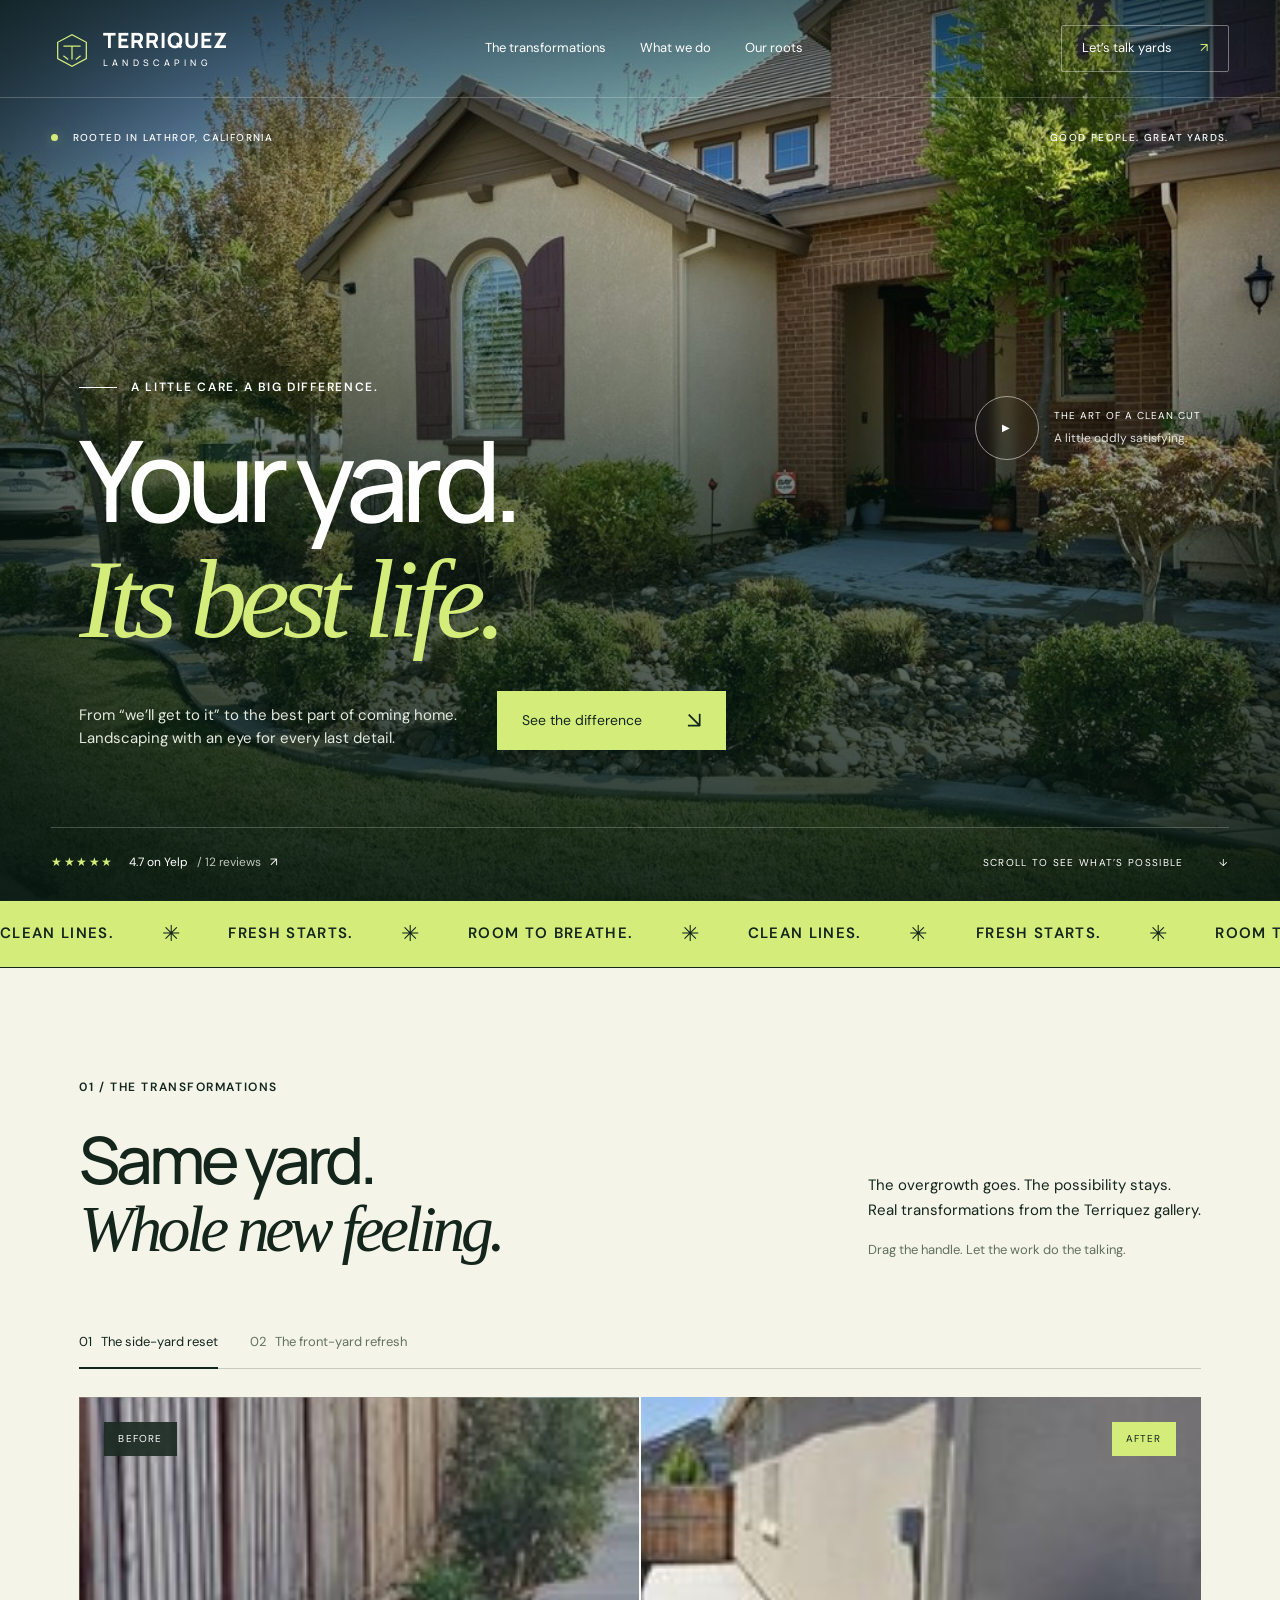
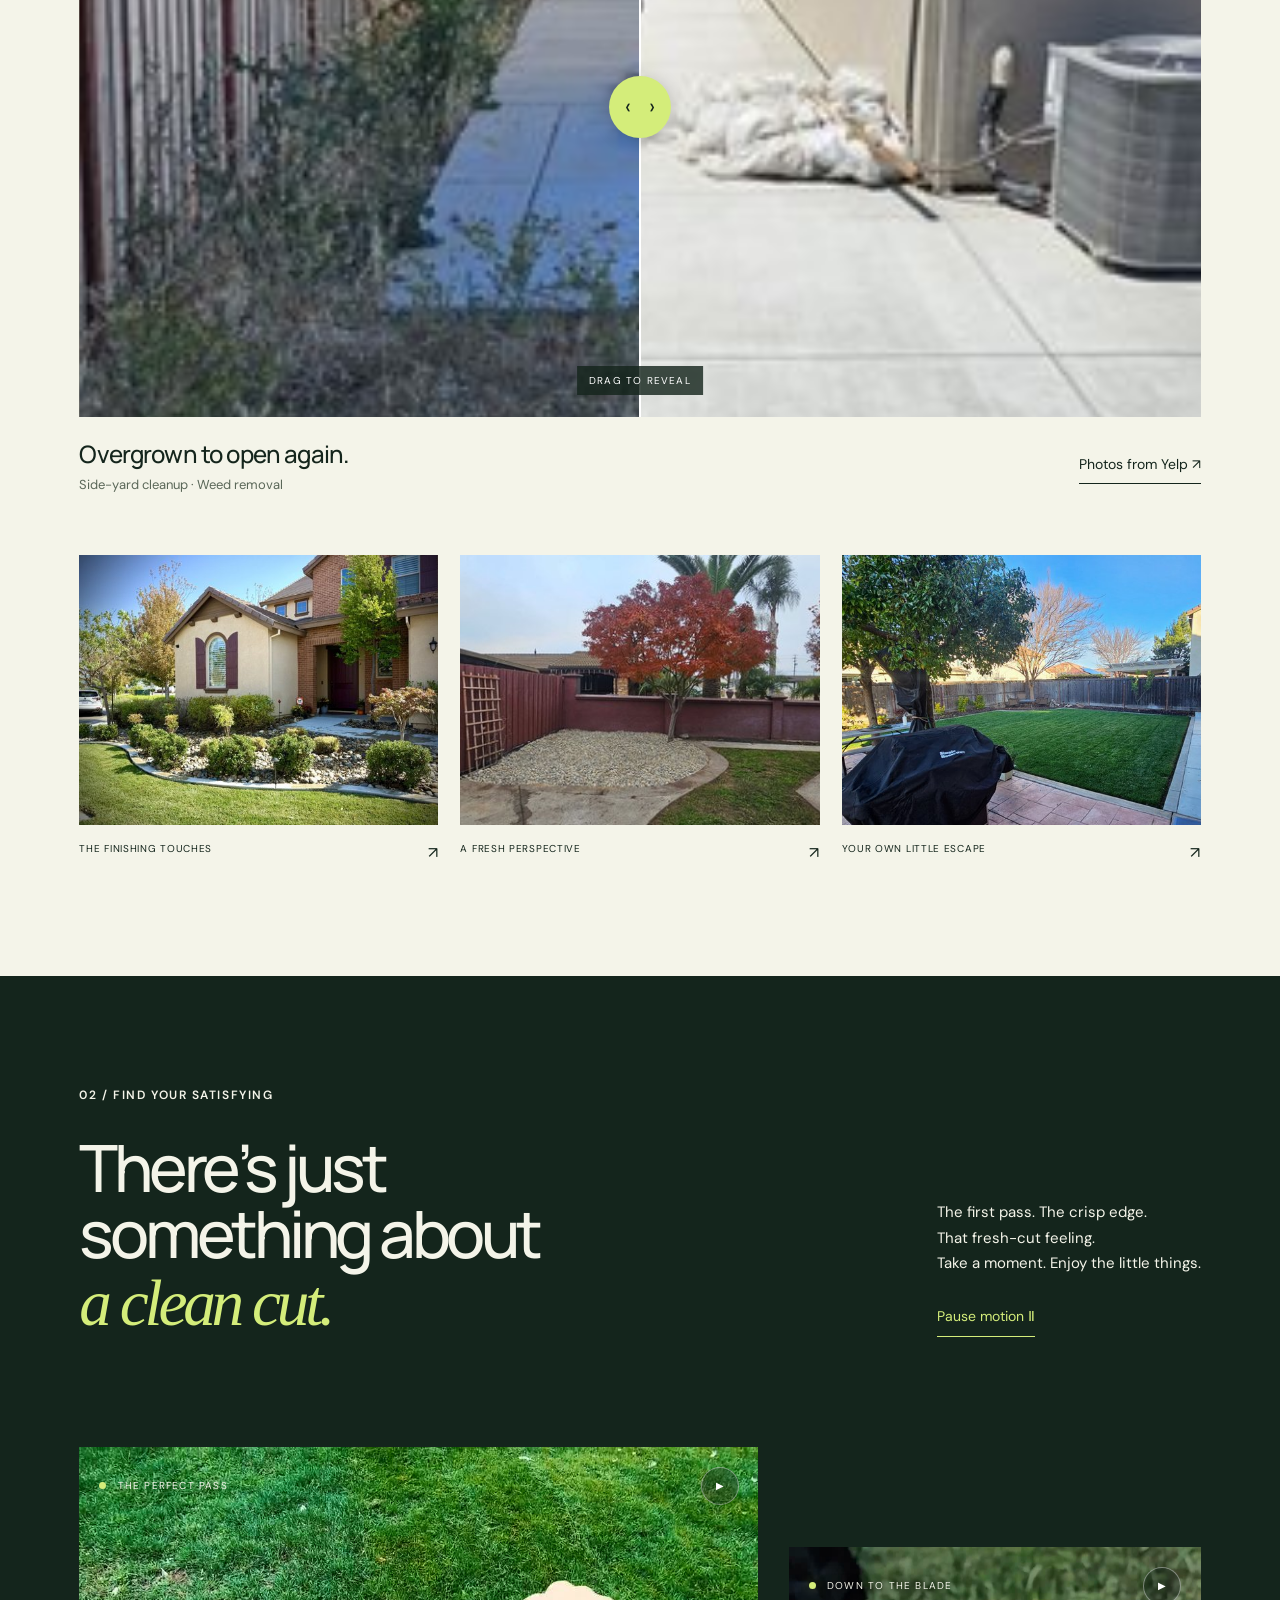
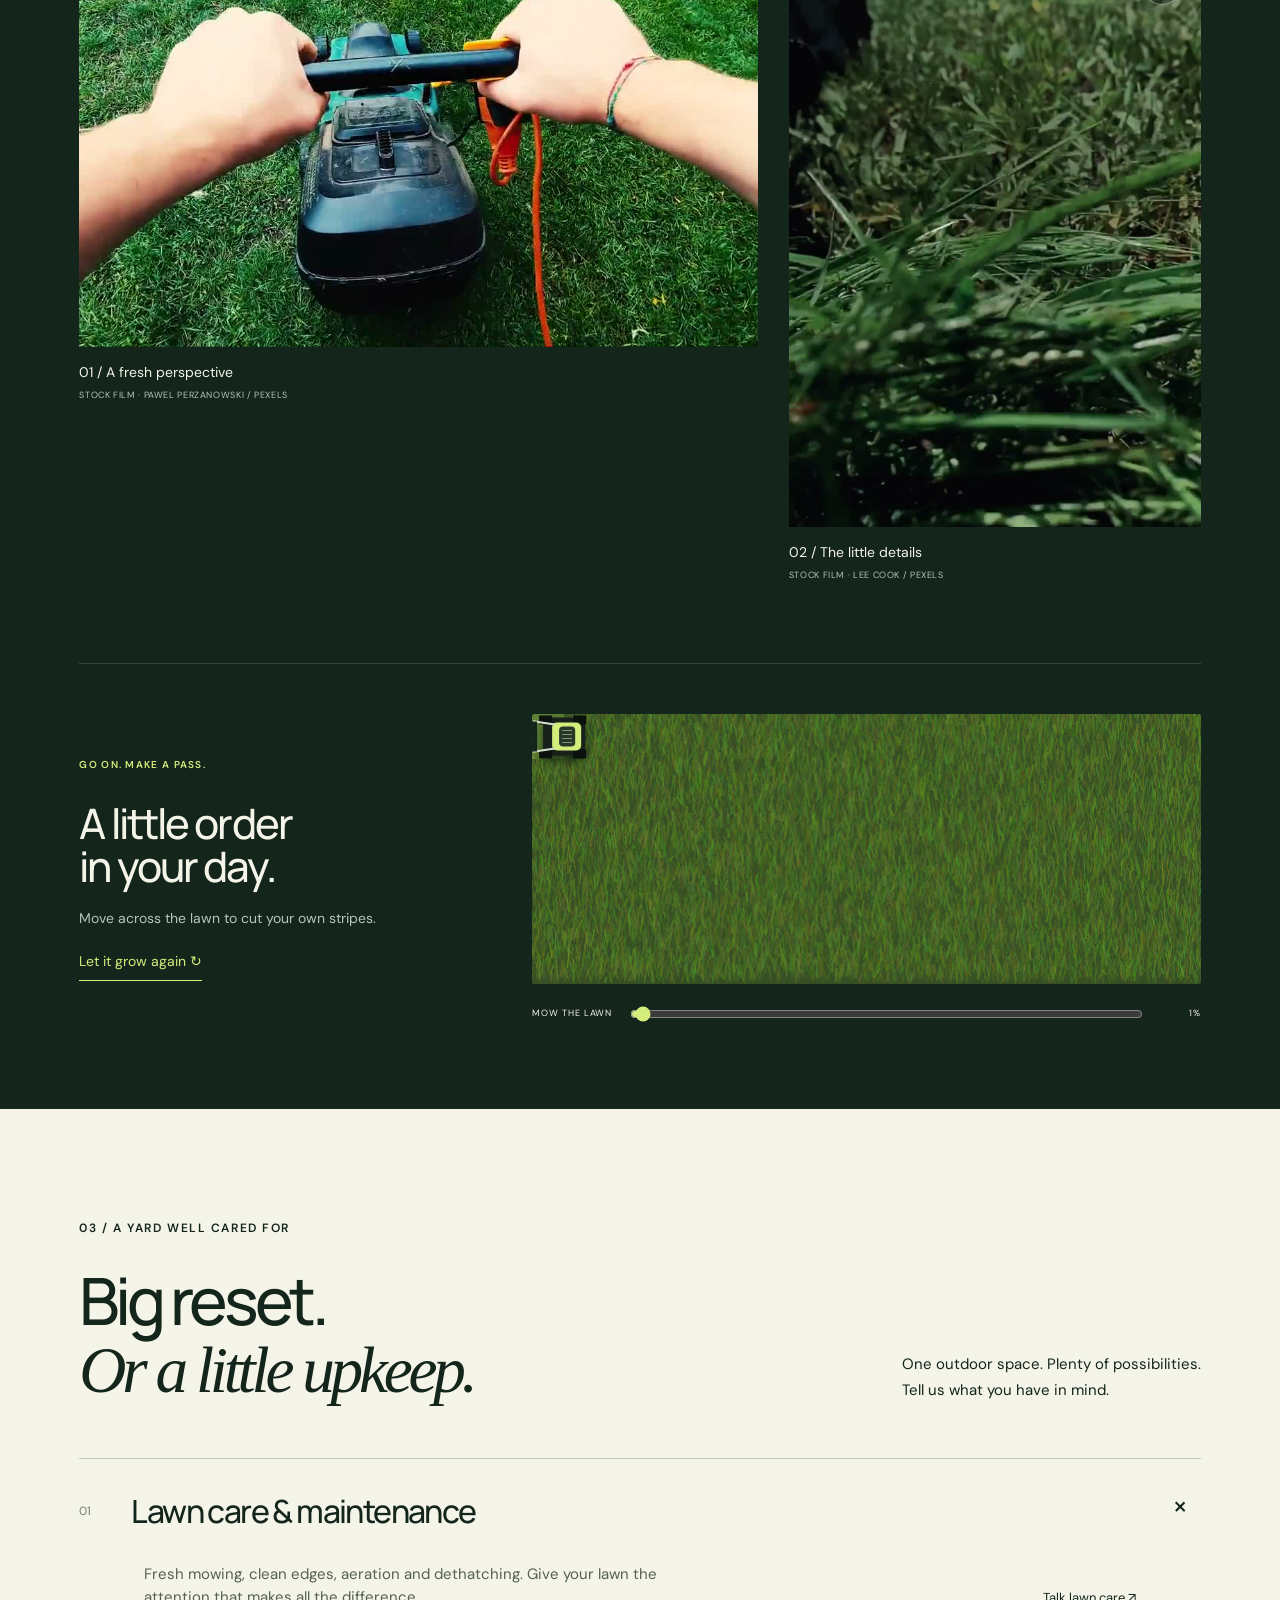
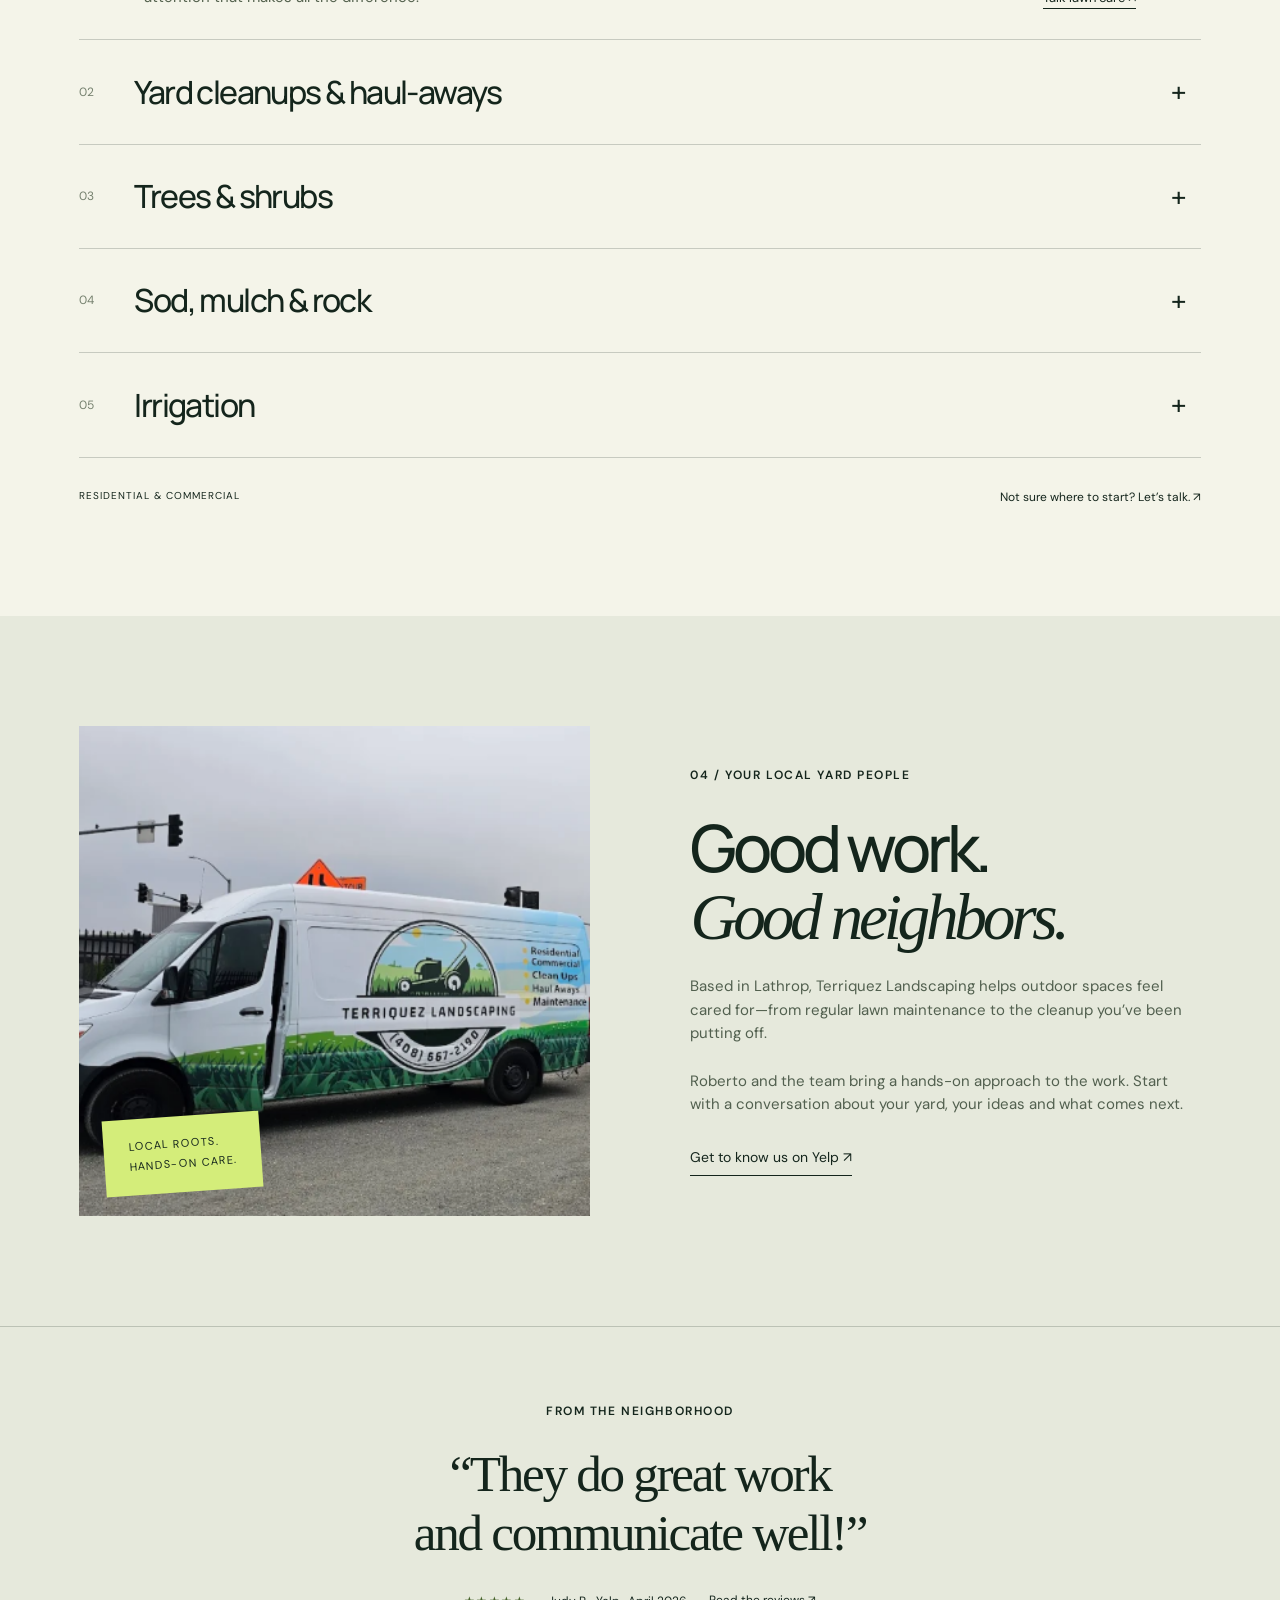
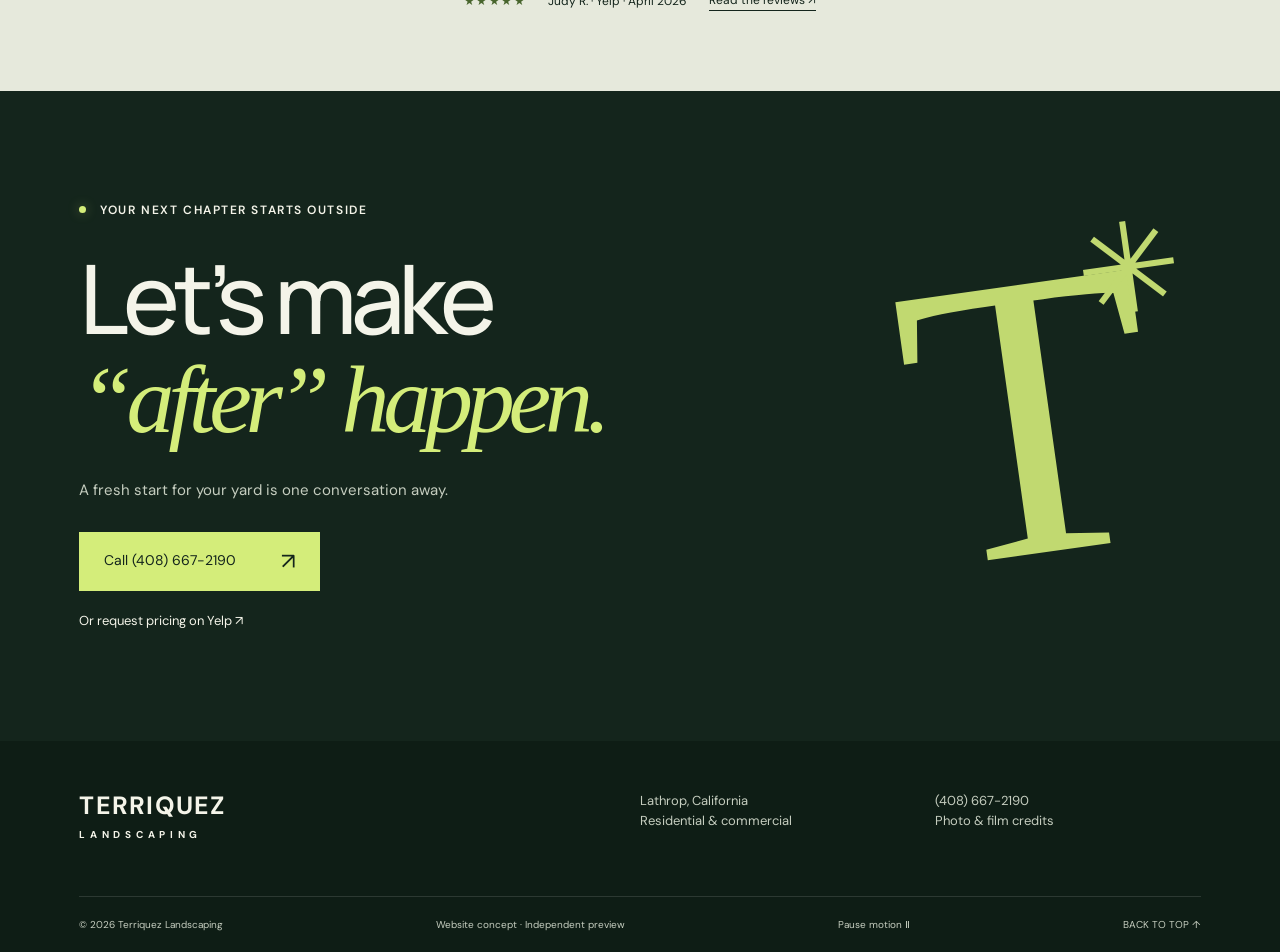
<file: index.html>
<!doctype html>
<html lang="en">
<head>
<meta charset="utf-8"><meta name="viewport" content="width=device-width,initial-scale=1">
<title>Terriquez Landscaping | A cut above. Lathrop, California.</title>
<meta name="description" content="Terriquez Landscaping in Lathrop, California. Lawn care, yard cleanups, tree and shrub care, irrigation, sod, mulch and rock. See real transformations and call (408) 667-2190.">
<meta name="theme-color" content="#14251c">
<link rel="icon" href="assets/favicon.svg" type="image/svg+xml">
<link rel="stylesheet" href="style.css">
</head>
<body>
<a class="skip" href="#main">Skip to content</a>
<header class="header"><a class="brand" href="#home" aria-label="Terriquez Landscaping home"><svg viewBox="0 0 44 44" aria-hidden="true"><path d="M7 32V15l15-8 15 8v17l-15 8z"/><path d="M13 19h18M22 19v14M13 29l5 4M31 29l-5 4"/></svg><span>TERRIQUEZ<small>LANDSCAPING</small></span></a><nav aria-label="Main navigation"><a href="#transformations">The transformations</a><a href="#services">What we do</a><a href="#about">Our roots</a></nav><a class="nav-cta" href="tel:+14086672190">Let’s talk yards <span>↗</span></a><button class="menu-toggle" aria-expanded="false" aria-controls="mobile-menu" aria-label="Open menu">☰</button></header>
<div class="mobile-menu" id="mobile-menu" hidden><a href="#transformations">The transformations</a><a href="#services">What we do</a><a href="#about">Our roots</a><a href="tel:+14086672190">Call (408) 667-2190 ↗</a></div>
<main id="main">
<section class="hero" id="home" aria-labelledby="hero-title">
<img class="hero-image" src="assets/hero-original.jpg" alt="Manicured front lawn and sculpted planting beds from Terriquez Landscaping’s project gallery" fetchpriority="high">
<div class="hero-shade"></div><div class="hero-top"><span><i class="dot"></i> ROOTED IN LATHROP, CALIFORNIA</span><span>GOOD PEOPLE. GREAT YARDS.</span></div>
<div class="hero-content"><div class="eyebrow"><span class="short-rule"></span> A LITTLE CARE. A BIG DIFFERENCE.</div><h1 id="hero-title">Your yard.<br><em>Its best life.</em></h1><div class="hero-bottom"><p>From “we’ll get to it” to the best part of coming home.<br>Landscaping with an eye for every last detail.</p><a class="button lime" href="#transformations">See the difference <span>↘</span></a></div></div>
<a class="film-link" href="#the-cut"><span class="play-circle">▶</span><span>THE ART OF A CLEAN CUT<small>A little oddly satisfying.</small></span></a>
<div class="hero-footer"><a href="https://www.yelp.com/biz/terriquez-landscaping-lathrop-2" target="_blank" rel="noopener"><span class="stars">★★★★★</span> 4.7 on Yelp <span class="muted">/ 12 reviews</span> ↗</a><a href="#transformations">SCROLL TO SEE WHAT’S POSSIBLE <span>↓</span></a></div>
</section>
<div class="ticker" aria-label="Lawn care. Cleanups. Tree and shrub care. Fresh starts."><div aria-hidden="true">CLEAN LINES. <b>✳</b> FRESH STARTS. <b>✳</b> ROOM TO BREATHE. <b>✳</b> CLEAN LINES. <b>✳</b> FRESH STARTS. <b>✳</b> ROOM TO BREATHE. <b>✳</b></div></div>
<section class="transformations section" id="transformations">
<div class="section-heading reveal"><div><p class="eyebrow">01 / THE TRANSFORMATIONS</p><h2>Same yard.<br><em>Whole new feeling.</em></h2></div><p>The overgrowth goes. The possibility stays.<br>Real transformations from the Terriquez gallery.<br><span class="small">Drag the handle. Let the work do the talking.</span></p></div>
<div class="project-tabs" role="tablist" aria-label="Choose a transformation"><button id="tab-side" role="tab" aria-selected="true" aria-controls="project-panel" data-project="0">01 &nbsp; The side-yard reset</button><button id="tab-front" role="tab" aria-selected="false" aria-controls="project-panel" data-project="1" tabindex="-1">02 &nbsp; The front-yard refresh</button></div>
<div id="project-panel" role="tabpanel" aria-labelledby="tab-side">
<div class="comparison" style="--split:50%"><img id="after-photo" src="assets/8dbea7f57764e3ba.jpg" alt="After: side yard cleared of tall weeds"><div class="before-wrap"><img id="before-photo" src="assets/5c455220e6165eeb.jpg" alt="Before: side yard with tall weeds along the fence"></div><span class="image-label before-label">BEFORE</span><span class="image-label after-label">AFTER</span><div class="compare-line"><span>‹ &nbsp; ›</span></div><input type="range" id="compare-range" min="0" max="100" value="50" aria-label="Before and after comparison" aria-valuetext="50 percent before, 50 percent after"><div class="drag-caption" aria-hidden="true">DRAG TO REVEAL</div></div>
<div class="project-caption"><div><h3 id="project-title">Overgrown to open again.</h3><p id="project-detail">Side-yard cleanup · Weed removal</p></div><a class="text-link" href="https://www.yelp.com/biz_photos/terriquez-landscaping-lathrop-2" target="_blank" rel="noopener">Photos from Yelp ↗</a></div></div>
<div class="gallery-strip"><button class="gallery-item" data-photo="assets/56db01d57e081cb1.jpg" data-caption="Lawn and planting-bed detail"><img src="assets/56db01d57e081cb1.jpg" alt="Front lawn with shaped shrubs" loading="lazy"><span>THE FINISHING TOUCHES <b>↗</b></span></button><button class="gallery-item" data-photo="assets/7d62f3ede98619d6.jpg" data-caption="Pond removal and rock laying"><img src="assets/7d62f3ede98619d6.jpg" alt="Rock landscaping after pond removal" loading="lazy"><span>A FRESH PERSPECTIVE <b>↗</b></span></button><button class="gallery-item" data-photo="assets/37cb4cbbcf2b4f66.jpg" data-caption="Backyard lawn from the Terriquez gallery"><img src="assets/37cb4cbbcf2b4f66.jpg" alt="Green backyard lawn and shade tree" loading="lazy"><span>YOUR OWN LITTLE ESCAPE <b>↗</b></span></button></div>
</section>
<section class="cut-section" id="the-cut"><div class="cut-intro section-heading section reveal"><div><p class="eyebrow">02 / FIND YOUR SATISFYING</p><h2>There’s just<br>something about<br><em>a clean cut.</em></h2></div><div><p>The first pass. The crisp edge.<br>That fresh-cut feeling.<br>Take a moment. Enjoy the little things.</p><button class="text-link motion-toggle" aria-pressed="false">Pause motion Ⅱ</button></div></div>
<div class="reels"><figure class="reel reel-wide"><video muted loop playsinline preload="metadata" poster="assets/lawn-poster.jpg" aria-label="Point-of-view lawn mowing stock footage" data-autoplay><source src="assets/lawn-reel-web.mp4" type="video/mp4"></video><div class="reel-overlay"><span><i class="dot"></i> THE PERFECT PASS</span><button class="video-toggle" aria-label="Play or pause point-of-view mowing video">Ⅱ</button></div><figcaption>01 / A fresh perspective <span>STOCK FILM · PAWEL PERZANOWSKI / PEXELS</span></figcaption></figure><figure class="reel reel-tall"><video muted loop playsinline preload="metadata" poster="assets/mowing-poster.jpg" aria-label="Slow-motion close-up of grass being mowed, stock footage" data-autoplay><source src="assets/mowing-closeup.mp4" type="video/mp4"></video><div class="reel-overlay"><span><i class="dot"></i> DOWN TO THE BLADE</span><button class="video-toggle" aria-label="Play or pause close-up mowing video">Ⅱ</button></div><figcaption>02 / The little details <span>STOCK FILM · LEE COOK / PEXELS</span></figcaption></figure></div>
<div class="mow-experience"><div class="mow-copy"><p class="eyebrow">GO ON. MAKE A PASS.</p><h3>A little order <br>in your day.</h3><p>Move across the lawn to cut your own stripes.</p><button id="mow-reset" class="text-link">Let it grow again ↻</button></div><div class="lawn-stage"><canvas id="lawn" aria-label="Interactive illustration of a mower cutting a lawn into tidy stripes"></canvas><label class="mow-control">MOW THE LAWN <input id="mow-range" type="range" min="0" max="100" value="0" aria-label="Mowing progress"><output id="mow-output">0%</output></label></div></div>
</section>
<section class="services section" id="services"><div class="section-heading reveal"><div><p class="eyebrow">03 / A YARD WELL CARED FOR</p><h2>Big reset.<br><em>Or a little upkeep.</em></h2></div><p>One outdoor space. Plenty of possibilities.<br>Tell us what you have in mind.</p></div><div class="service-list">
<details open><summary><span>01</span><h3>Lawn care & maintenance</h3><b>+</b></summary><div class="service-content"><p>Fresh mowing, clean edges, aeration and dethatching. Give your lawn the attention that makes all the difference.</p><a href="tel:+14086672190">Talk lawn care ↗</a></div></details>
<details><summary><span>02</span><h3>Yard cleanups & haul-aways</h3><b>+</b></summary><div class="service-content"><p>Clear the weeds, tame the overgrowth and get the debris out of the way. Make room to enjoy your yard again.</p><a href="tel:+14086672190">Plan a cleanup ↗</a></div></details>
<details><summary><span>03</span><h3>Trees & shrubs</h3><b>+</b></summary><div class="service-content"><p>Trimming, planting, tree removal and stump removal. Bring shape and breathing room back to your landscape.</p><a href="tel:+14086672190">Discuss your trees ↗</a></div></details>
<details><summary><span>04</span><h3>Sod, mulch & rock</h3><b>+</b></summary><div class="service-content"><p>Fresh sod, defined beds and carefully laid mulch or rock. Small details that change the whole view.</p><a href="tel:+14086672190">Explore a refresh ↗</a></div></details>
<details><summary><span>05</span><h3>Irrigation</h3><b>+</b></summary><div class="service-content"><p>Irrigation installation, repairs and maintenance. Talk with the team about what your yard needs.</p><a href="tel:+14086672190">Talk irrigation ↗</a></div></details></div><div class="service-footer"><span>RESIDENTIAL & COMMERCIAL</span><a href="tel:+14086672190">Not sure where to start? Let’s talk. ↗</a></div></section>
<section class="about section" id="about"><div class="about-photo reveal"><img src="assets/terriquez-van.png" alt="Terriquez Landscaping’s branded work van" loading="lazy"><span class="photo-stamp">LOCAL ROOTS.<br>HANDS-ON CARE.</span></div><div class="about-copy reveal"><p class="eyebrow">04 / YOUR LOCAL YARD PEOPLE</p><h2>Good work.<br><em>Good neighbors.</em></h2><p>Based in Lathrop, Terriquez Landscaping helps outdoor spaces feel cared for—from regular lawn maintenance to the cleanup you’ve been putting off.</p><p>Roberto and the team bring a hands-on approach to the work. Start with a conversation about your yard, your ideas and what comes next.</p><a class="text-link" href="https://www.yelp.com/biz/terriquez-landscaping-lathrop-2" target="_blank" rel="noopener">Get to know us on Yelp ↗</a></div></section>
<section class="review section"><p class="eyebrow">FROM THE NEIGHBORHOOD</p><blockquote>“They do great work<br>and communicate well!”</blockquote><div><span class="stars">★★★★★</span><span>Judy R. · Yelp · April 2026</span><a href="https://www.yelp.com/biz/terriquez-landscaping-lathrop-2" target="_blank" rel="noopener">Read the reviews ↗</a></div></section>
<section class="contact section" id="contact"><div><p class="eyebrow"><i class="dot"></i> YOUR NEXT CHAPTER STARTS OUTSIDE</p><h2>Let’s make<br><em>“after” happen.</em></h2><p>A fresh start for your yard is one conversation away.</p><a class="button lime" href="tel:+14086672190">Call (408) 667-2190 <span>↗</span></a><a class="contact-yelp" href="https://www.yelp.com/biz/terriquez-landscaping-lathrop-2" target="_blank" rel="noopener">Or request pricing on Yelp ↗</a></div><div class="contact-mark" aria-hidden="true">T<span>✳</span></div></section>
</main><footer class="footer"><a class="footer-brand" href="#home">TERRIQUEZ<span>LANDSCAPING</span></a><div>Lathrop, California<br>Residential & commercial</div><div><a href="tel:+14086672190">(408) 667-2190</a><br><a href="credits.html">Photo & film credits</a></div><div class="footer-bottom"><span>© <span id="year">2026</span> Terriquez Landscaping</span><span>Website concept · Independent preview</span><button class="motion-toggle" aria-pressed="false">Pause motion Ⅱ</button><a href="#home">BACK TO TOP ↑</a></div></footer>
<dialog id="photo-dialog"><button class="dialog-close" aria-label="Close photo">✕</button><img alt=""><p></p></dialog>
<script src="app.js"></script>
</body></html>
</file>
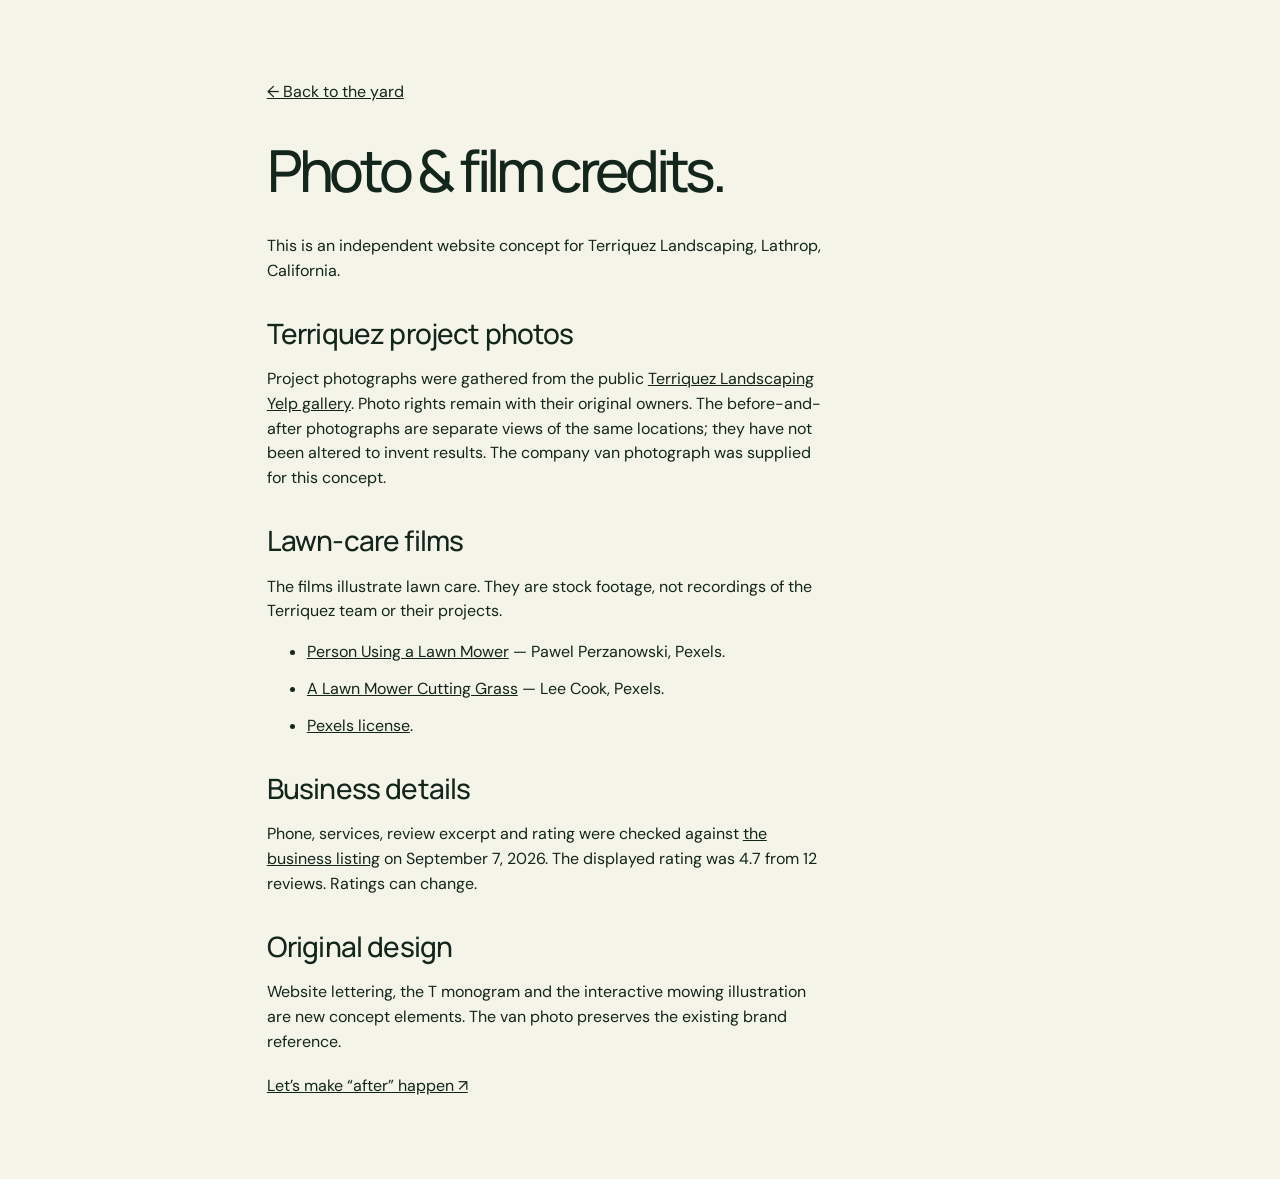
<file: credits.html>
<!doctype html><html lang="en"><head><meta charset="utf-8"><meta name="viewport" content="width=device-width,initial-scale=1"><title>Photo & film credits | Terriquez Landscaping concept</title><link rel="stylesheet" href="style.css"></head><body><main class="credits-page"><a href="index.html">← Back to the yard</a><h1>Photo & film credits.</h1><p>This is an independent website concept for Terriquez Landscaping, Lathrop, California.</p><h2>Terriquez project photos</h2><p>Project photographs were gathered from the public <a href="https://www.yelp.com/biz_photos/terriquez-landscaping-lathrop-2" target="_blank" rel="noopener">Terriquez Landscaping Yelp gallery</a>. Photo rights remain with their original owners. The before-and-after photographs are separate views of the same locations; they have not been altered to invent results. The company van photograph was supplied for this concept.</p><h2>Lawn-care films</h2><p>The films illustrate lawn care. They are stock footage, not recordings of the Terriquez team or their projects.</p><ul><li><a href="https://www.pexels.com/video/person-using-a-lawn-mower-5176974/">Person Using a Lawn Mower</a> — Pawel Perzanowski, Pexels.</li><li><a href="https://www.pexels.com/video/a-lawn-mower-cutting-grass-4823979/">A Lawn Mower Cutting Grass</a> — Lee Cook, Pexels.</li><li><a href="https://www.pexels.com/license/">Pexels license</a>.</li></ul><h2>Business details</h2><p>Phone, services, review excerpt and rating were checked against <a href="https://www.yelp.com/biz/terriquez-landscaping-lathrop-2">the business listing</a> on September 7, 2026. The displayed rating was 4.7 from 12 reviews. Ratings can change.</p><h2>Original design</h2><p>Website lettering, the T monogram and the interactive mowing illustration are new concept elements. The van photo preserves the existing brand reference.</p><p><a href="index.html#contact">Let’s make “after” happen ↗</a></p></main></body></html>
</file>
<file: style.css>
@font-face {
  font-family: 'DM Sans';
  font-style: normal;
  font-weight: 400;
  font-display: swap;
  src: url(assets/font-0.ttf) format('truetype');
}
@font-face {
  font-family: 'DM Sans';
  font-style: normal;
  font-weight: 500;
  font-display: swap;
  src: url(assets/font-1.ttf) format('truetype');
}
@font-face {
  font-family: 'DM Sans';
  font-style: normal;
  font-weight: 600;
  font-display: swap;
  src: url(assets/font-2.ttf) format('truetype');
}
@font-face {
  font-family: 'DM Sans';
  font-style: normal;
  font-weight: 700;
  font-display: swap;
  src: url(assets/font-3.ttf) format('truetype');
}
@font-face {
  font-family: 'Manrope';
  font-style: normal;
  font-weight: 400;
  font-display: swap;
  src: url(assets/font-4.ttf) format('truetype');
}
@font-face {
  font-family: 'Manrope';
  font-style: normal;
  font-weight: 500;
  font-display: swap;
  src: url(assets/font-5.ttf) format('truetype');
}
@font-face {
  font-family: 'Manrope';
  font-style: normal;
  font-weight: 600;
  font-display: swap;
  src: url(assets/font-6.ttf) format('truetype');
}
@font-face {
  font-family: 'Manrope';
  font-style: normal;
  font-weight: 700;
  font-display: swap;
  src: url(assets/font-7.ttf) format('truetype');
}
@font-face {
  font-family: 'Manrope';
  font-style: normal;
  font-weight: 800;
  font-display: swap;
  src: url(assets/font-8.ttf) format('truetype');
}

:root{--ink:#14251c;--paper:#f4f4e9;--lime:#d4ed7a;--muted:#b6bfb6;--line:rgba(20,37,28,.2)}
*{box-sizing:border-box}html{scroll-behavior:smooth;scroll-padding-top:95px}body{margin:0;background:var(--paper);color:var(--ink);font-family:'DM Sans',Arial,sans-serif;font-size:16px;line-height:1.55}button,input,a,summary{-webkit-tap-highlight-color:transparent}button,input{font:inherit}a{color:inherit;text-decoration:none}button{cursor:pointer}img,video{display:block;max-width:100%}button{color:inherit}::selection{color:var(--ink);background:var(--lime)}:focus-visible{outline:3px solid #9aae37;outline-offset:5px}h1,h2,h3,p,figure{margin:0}h1,h2,h3{font-family:'Manrope',Arial,sans-serif;font-weight:500;line-height:1.02;letter-spacing:-.065em}h1{font-size:clamp(78px,8.8vw,144px);letter-spacing:-.073em}h2{font-size:clamp(48px,5.1vw,82px)}h3{font-size:30px;letter-spacing:-.045em}em{font-family:Georgia,'Times New Roman',serif;font-weight:400;letter-spacing:-.065em}p{max-width:560px}.eyebrow{font-size:12px;letter-spacing:.13em;font-weight:600;line-height:1.5;display:flex;align-items:center;gap:14px;margin-bottom:30px}.section{padding:110px 6.2%}.small{display:inline-block;font-size:13px;margin-top:15px;color:#627060}.short-rule{width:38px;height:1px;background:currentColor}.dot{display:inline-block;height:7px;width:7px;border-radius:50%;background:var(--lime);box-shadow:0 0 12px #d4ed7a60}.text-link{font-size:14px;border:0;border-bottom:1px solid currentColor;padding:0 0 7px;background:none;display:inline-block}.text-link:hover{opacity:.65}.skip{position:fixed;top:-80px;left:16px;z-index:100;background:var(--lime);padding:15px}.skip:focus{top:10px}
.header{height:98px;padding:0 4%;position:absolute;top:0;left:0;right:0;z-index:20;display:flex;align-items:center;justify-content:space-between;color:#fff;border-bottom:1px solid #ffffff38;gap:30px}.brand{display:flex;align-items:center;gap:10px;font-family:'Manrope',Arial,sans-serif;font-size:21px;font-weight:800;letter-spacing:.045em;line-height:1.2}.brand small{display:block;font-size:9px;letter-spacing:.46em;font-weight:500;margin-top:5px}.brand svg{width:42px;height:42px;fill:none;stroke:var(--lime);stroke-width:1.3}.header nav{display:flex;gap:34px;font-size:13px}.header nav a{position:relative}.header nav a:after{content:'';position:absolute;left:0;bottom:-8px;width:0;height:1px;background:var(--lime);transition:width .3s}.header nav a:hover:after{width:100%}.nav-cta{font-size:13px;padding:12px 20px;border:1px solid #ffffff65;border-radius:2px}.nav-cta span{margin-left:25px;color:var(--lime)}.menu-toggle{display:none}.mobile-menu{position:absolute;top:82px;left:0;right:0;z-index:19;background:var(--ink);padding:20px 6%;color:white}.mobile-menu a{display:block;padding:14px 0;border-bottom:1px solid #ffffff20}
.hero{min-height:800px;height:100svh;max-height:1100px;position:relative;background:#203522;color:white;overflow:hidden}.hero-image{position:absolute;width:100%;height:100%;object-fit:cover;object-position:center 60%;animation:hero-drift 22s ease-in-out infinite alternate;will-change:transform}.hero-shade{position:absolute;inset:0;background:linear-gradient(90deg,rgba(7,24,17,.48),rgba(7,24,17,.04)),linear-gradient(0deg,rgba(7,24,17,.87),transparent 80%,rgba(7,24,17,.5))}.hero-top{position:absolute;top:130px;left:4%;right:4%;display:flex;justify-content:space-between;font-size:10px;font-weight:500;letter-spacing:.14em}.hero-top .dot{margin-right:10px}.hero-content{position:absolute;left:6.2%;right:6.2%;bottom:150px}.hero-content .eyebrow{margin-bottom:26px}.hero h1{max-width:950px;animation:hero-in 1.1s cubic-bezier(.16,1,.3,1) both}.hero h1 em{color:var(--lime)}.hero-bottom{display:flex;align-items:flex-end;gap:40px;margin-top:34px}.hero-bottom p{font-size:15px;color:#e3e9de}.button{display:inline-flex;align-items:center;justify-content:space-between;gap:45px;padding:18px 25px;font-size:14px;transition:background .25s,transform .25s;border:0}.button:hover{transform:translateY(-3px);background:#e5ffa0}.button span{font-size:23px;line-height:1}.lime{background:var(--lime);color:var(--ink)}.film-link{position:absolute;right:6.2%;top:44%;display:flex;align-items:center;gap:15px;font-size:10px;letter-spacing:.1em}.film-link small{display:block;font-size:12px;letter-spacing:0;color:#ddd;margin-top:6px}.play-circle{width:64px;height:64px;border:1px solid #ffffff85;border-radius:50%;display:grid;place-items:center;backdrop-filter:blur(6px);transition:transform .4s}.film-link:hover .play-circle{transform:scale(1.13);background:#ffffff20}.hero-footer{position:absolute;bottom:28px;left:4%;right:4%;border-top:1px solid #ffffff38;padding-top:25px;display:flex;justify-content:space-between;align-items:center;font-size:12px}.hero-footer>a:last-child{font-size:10px;letter-spacing:.13em;display:flex;gap:35px}.stars{letter-spacing:.13em;color:var(--lime);margin-right:12px}.muted{color:#bdc3b9;margin:0 6px}.ticker{background:var(--lime);padding:16px 0;overflow:hidden;white-space:nowrap;border-top:1px solid var(--ink);border-bottom:1px solid var(--ink)}.ticker>div{display:inline-block;font-size:15px;font-weight:600;letter-spacing:.09em;animation:ticker 35s linear infinite}.ticker b{font-size:22px;font-weight:400;margin:0 42px;vertical-align:middle}
.section-heading{display:flex;justify-content:space-between;align-items:flex-end;gap:60px;margin-bottom:55px}.section-heading>p,.section-heading>div+div{max-width:350px;font-size:15px;line-height:1.7}.project-tabs{display:flex;border-bottom:1px solid var(--line);gap:32px;margin-bottom:28px}.project-tabs button{background:none;border:0;border-bottom:2px solid transparent;padding:15px 0;font-size:13px;color:#647161;margin-bottom:-1px}.project-tabs button[aria-selected=true]{border-color:var(--ink);color:var(--ink)}.comparison{height:620px;position:relative;overflow:hidden;background:#bdc4af;isolation:isolate}.comparison>img,.before-wrap,.before-wrap img{position:absolute;inset:0;width:100%;height:100%;object-fit:cover;object-position:center 54%}.comparison>img,.before-wrap img{object-fit:cover;background:#c5cbb9}.before-wrap{clip-path:inset(0 calc(100% - var(--split)) 0 0)}.comparison input{position:absolute;inset:0;z-index:4;width:100%;height:100%;opacity:0;cursor:ew-resize;margin:0}.comparison:focus-within{outline:3px solid #849a3f;outline-offset:5px}.compare-line{position:absolute;left:var(--split);top:0;bottom:0;width:2px;background:white;transform:translateX(-50%);z-index:3;pointer-events:none}.compare-line>span{position:absolute;top:50%;left:50%;transform:translate(-50%,-50%);width:62px;height:62px;border-radius:50%;background:var(--lime);color:var(--ink);display:grid;place-items:center;white-space:pre;font-size:22px;box-shadow:0 2px 18px #0003}.image-label{position:absolute;top:25px;z-index:2;font-size:10px;letter-spacing:.12em;background:#14251cd9;color:#fff;padding:9px 14px;backdrop-filter:blur(8px)}.before-label{left:25px}.after-label{right:25px;background:var(--lime);color:var(--ink)}.drag-caption{position:absolute;bottom:22px;left:50%;transform:translateX(-50%);font-size:10px;letter-spacing:.12em;color:white;background:#14251cce;padding:7px 12px;z-index:3;pointer-events:none}.project-caption{display:flex;justify-content:space-between;align-items:center;margin-top:25px}.project-caption h3{font-size:24px;letter-spacing:-.035em}.project-caption p{font-size:13px;margin-top:8px;color:#5a6758}.gallery-strip{display:grid;grid-template-columns:repeat(3,1fr);gap:22px;margin-top:60px}.gallery-item{display:block;border:0;background:none;padding:0;text-align:left;overflow:hidden}.gallery-item img{width:100%;height:270px;object-fit:cover;transition:transform .7s,filter .7s}.gallery-item:hover img{transform:scale(1.04);filter:saturate(1.1)}.gallery-item>span{display:flex;justify-content:space-between;padding-top:16px;font-size:10px;letter-spacing:.07em}.gallery-item b{font-size:16px;font-weight:400}
.cut-section{background:var(--ink);color:var(--paper);padding-bottom:85px;overflow:hidden}.cut-intro{margin-bottom:0}.cut-intro h2 em{color:var(--lime)}.cut-intro .text-link{margin-top:28px;color:var(--lime)}.reels{display:grid;grid-template-columns:1.65fr 1fr;align-items:start;gap:30px;padding:0 6.2%}.reel{position:relative;min-width:0}.reel video{width:100%;height:500px;object-fit:cover;background:#233821}.reel-tall{margin-top:100px}.reel-tall video{height:580px}.reel-overlay{position:absolute;top:20px;left:20px;right:20px;display:flex;align-items:center;justify-content:space-between;font-size:10px;letter-spacing:.12em;text-shadow:0 1px 10px #000}.reel-overlay .dot{margin-right:7px}.video-toggle{border:1px solid #ffffff66;background:#14251c66;color:white;width:38px;height:38px;border-radius:50%}.reel figcaption{font-size:14px;padding-top:15px;display:flex;flex-direction:column;gap:6px}.reel figcaption span{font-size:9px;letter-spacing:.07em;color:#b8c5b6}.mow-experience{margin:80px 6.2% 0;border-top:1px solid #ffffff25;padding-top:50px;display:grid;grid-template-columns:1fr 1.7fr;gap:60px;align-items:center}.mow-copy h3{font-size:42px}.mow-copy p:not(.eyebrow){font-size:14px;color:#b8c5b6;margin:20px 0}.mow-copy .eyebrow{color:var(--lime);font-size:10px}.mow-copy .text-link{color:var(--lime)}.lawn-stage{min-width:0}#lawn{display:block;width:100%;height:270px;border-radius:3px;cursor:crosshair;background:#486626}.mow-control{display:flex;align-items:center;gap:16px;font-size:9px;letter-spacing:.1em;margin-top:20px}.mow-control input{flex:1;accent-color:var(--lime);min-width:30px}.mow-control output{min-width:40px;text-align:right}
.services{background:var(--paper)}.service-list{border-top:1px solid var(--line)}details{border-bottom:1px solid var(--line)}summary{list-style:none;display:flex;align-items:center;gap:40px;padding:30px 0;cursor:pointer}summary::-webkit-details-marker{display:none}summary>span{font-size:12px;color:#75806e}summary h3{font-size:clamp(22px,2.5vw,36px);letter-spacing:-.05em;flex:1}summary b{font-size:28px;font-weight:400;width:30px;transition:transform .3s}details[open] summary b{transform:rotate(45deg)}.service-content{margin:0 65px 30px;display:flex;justify-content:space-between;align-items:flex-end;gap:35px;font-size:15px}.service-content p{max-width:530px;color:#54624e}.service-content a{font-size:13px;white-space:nowrap;border-bottom:1px solid}.service-footer{display:flex;justify-content:space-between;font-size:12px;margin-top:30px}.service-footer span{font-size:10px;letter-spacing:.1em}
.about{display:grid;grid-template-columns:1fr 1fr;gap:9%;background:#e6e9dc;align-items:center}.about-photo{position:relative}.about-photo img{width:100%;height:490px;object-fit:cover}.photo-stamp{position:absolute;bottom:25px;left:25px;color:var(--ink);background:var(--lime);font-size:11px;letter-spacing:.1em;padding:18px 25px;line-height:1.8;transform:rotate(-4deg)}.about-copy>p:not(.eyebrow){font-size:15px;margin-top:25px;color:#52604f}.about-copy .text-link{margin-top:30px}.review{background:#e6e9dc;text-align:center;border-top:1px solid var(--line);padding-top:75px;padding-bottom:80px}.review .eyebrow{justify-content:center;margin:0 auto 25px}.review blockquote{font-family:Georgia,serif;font-size:clamp(32px,4vw,60px);line-height:1.15;letter-spacing:-.045em;margin:0 0 28px}.review>div{display:flex;justify-content:center;gap:22px;align-items:center;font-size:12px}.review .stars{color:#48652d;margin:0}.review a{border-bottom:1px solid}.contact{background:var(--ink);color:var(--paper);display:flex;justify-content:space-between;align-items:center;overflow:hidden;position:relative}.contact h2{font-size:clamp(60px,7.5vw,114px)}.contact h2 em{color:var(--lime)}.contact p:not(.eyebrow){margin:30px 0;font-size:15px;color:#c5cdbf}.contact-yelp{display:block;margin-top:20px;font-size:13px}.contact-mark{font-family:Georgia,serif;font-size:410px;line-height:.7;color:var(--lime);position:relative;transform:rotate(-8deg);margin-right:4%;opacity:.9}.contact-mark span{position:absolute;right:-45px;top:-30px;font-size:125px}.footer{background:#0e1d15;color:#c5cdbf;padding:50px 6.2% 20px;display:grid;grid-template-columns:2fr 1fr 1fr;gap:30px;font-size:13px}.footer-brand{font-size:25px;font-weight:700;letter-spacing:.05em;line-height:1.2;color:var(--paper)}.footer-brand span{display:block;font-size:10px;letter-spacing:.47em;margin-top:8px}.footer-bottom{grid-column:1/-1;border-top:1px solid #ffffff20;padding-top:20px;display:flex;justify-content:space-between;gap:20px;font-size:10px;margin-top:25px}.footer-bottom button{border:0;background:none;padding:0;color:inherit;font-size:10px}
dialog{background:var(--ink);color:white;border:0;padding:20px;max-width:90vw;max-height:90svh;width:900px}dialog::backdrop{background:#07140eea;backdrop-filter:blur(9px)}dialog img{max-height:72svh;width:100%;object-fit:contain}dialog p{font-size:13px;margin:16px 0 0}.dialog-close{position:absolute;right:25px;top:25px;background:var(--lime);color:var(--ink);width:40px;height:40px;border:0;border-radius:50%;z-index:2}.reveal{transition:opacity .85s,transform .85s}.js-motion .reveal:not(.in-view){opacity:0;transform:translateY(26px)}body.motion-paused *{animation-play-state:paused!important}.credits-page{max-width:900px;margin:auto;padding:80px 6%}.credits-page h1{font-size:58px;margin:35px 0}.credits-page h2{font-size:28px;margin-top:35px;letter-spacing:-.03em}.credits-page p{margin-top:20px}.credits-page a{text-decoration:underline}.credits-page li{margin:12px 0}
@keyframes hero-drift{from{transform:scale(1.01)}to{transform:scale(1.1) translateY(1%)}}@keyframes hero-in{from{opacity:0;transform:translateY(45px)}to{opacity:1;transform:translateY(0)}}@keyframes ticker{to{transform:translateX(-50%)}}
@media(min-width:1500px){.section{padding-left:max(6.2%,calc((100vw - 1400px)/2));padding-right:max(6.2%,calc((100vw - 1400px)/2))}}
@media(max-width:1000px){.header nav{gap:18px;font-size:12px}.header{gap:15px}.nav-cta{padding:10px}.film-link{top:32%}.hero h1{font-size:105px}.hero-bottom{gap:24px}.comparison{height:550px}.gallery-item img{height:220px}.reel video{height:390px}.reel-tall video{height:480px}.contact-mark{font-size:280px}.contact-mark span{font-size:85px}.about{gap:6%}.about-photo img{height:450px}}
@media(max-width:720px){html{scroll-padding-top:20px}.section{padding:75px 6%}.header{height:82px;padding:0 6%}.brand{font-size:18px}.brand small{font-size:8px}.brand svg{width:34px}.header nav,.nav-cta{display:none}.menu-toggle{display:block;border:1px solid #ffffff60;background:transparent;color:white;font-size:22px;width:43px;height:40px}.hero{min-height:760px;height:100svh;max-height:1000px}.hero-image{object-position:40% center}.hero-shade{background:linear-gradient(0deg,#0c2115ef,rgba(7,24,17,.15) 88%,#0c211577)}.hero-top{top:110px;left:6%}.hero-top>span:last-child{display:none}.hero-content{left:6%;right:6%;bottom:155px}.hero-content .eyebrow{font-size:9px;letter-spacing:.08em;gap:9px;margin-bottom:22px}.hero h1{font-size:clamp(65px,12vw,90px)}.hero-bottom{display:block;margin-top:27px}.hero-bottom p{font-size:14px;max-width:340px}.hero-bottom p br{display:none}.hero-bottom .button{margin-top:23px}.film-link{right:6%;top:180px;gap:10px;font-size:8px}.film-link small{font-size:10px}.play-circle{width:44px;height:44px}.hero-footer{left:6%;right:6%;bottom:25px;display:block;padding-top:18px;font-size:11px}.hero-footer>a:last-child{margin-top:18px;font-size:8px;justify-content:space-between}.ticker{padding:12px 0}.ticker>div{font-size:12px}.ticker b{margin:0 25px}.section-heading{display:block;margin-bottom:35px}.section-heading>p,.section-heading>div+div{margin-top:25px;font-size:14px}.eyebrow{font-size:10px;margin-bottom:22px}h2{font-size:clamp(42px,8.5vw,63px)}.project-tabs{gap:20px}.project-tabs button{font-size:11px;text-align:left}.comparison{height:470px}.compare-line>span{width:48px;height:48px}.image-label{top:16px;padding:7px 10px;font-size:9px}.before-label{left:15px}.after-label{right:15px}.project-caption{align-items:start;gap:20px}.project-caption h3{font-size:20px}.project-caption p{font-size:12px}.project-caption a{font-size:10px;white-space:nowrap}.gallery-strip{gap:12px;grid-template-columns:1fr 1fr;margin-top:40px}.gallery-item:last-child{display:none}.gallery-item img{height:190px}.gallery-item>span{font-size:8px}.cut-intro{padding-bottom:45px}.reels{gap:15px;padding:0 6%;grid-template-columns:1fr 1fr}.reel video{height:320px}.reel-tall video{height:380px}.reel-tall{margin-top:70px}.reel-overlay{left:10px;right:10px;top:12px;font-size:7px;letter-spacing:0}.reel-overlay .dot{width:5px;height:5px;margin-right:4px}.video-toggle{width:29px;height:29px;font-size:12px}.reel figcaption{font-size:11px}.reel figcaption span{font-size:8px;line-height:1.6}.mow-experience{grid-template-columns:1fr;gap:30px;margin:55px 6% 0;padding-top:35px}.mow-copy h3{font-size:36px}.mow-copy h3 br{display:none}#lawn{height:230px}.cut-section{padding-bottom:65px}.mow-control{font-size:8px;gap:12px}summary{gap:20px;padding:25px 0}summary h3{font-size:23px}summary>span{font-size:10px}.service-content{margin:0 0 25px 35px;display:block;font-size:14px}.service-content a{display:inline-block;margin-top:20px}.service-footer{gap:20px;align-items:start;font-size:11px}.service-footer span{font-size:9px;max-width:90px}.about{grid-template-columns:1fr;gap:40px}.about-photo img{height:340px}.review>div{flex-wrap:wrap;gap:12px 20px}.review blockquote{font-size:36px}.contact{padding-top:80px;padding-bottom:80px}.contact h2{font-size:58px}.contact .eyebrow{font-size:9px}.contact-mark{display:none}.footer{grid-template-columns:1fr 1fr;padding:40px 6% 25px;font-size:11px}.footer-brand{grid-column:1/-1}.footer-bottom{flex-wrap:wrap;gap:15px;font-size:9px}.footer-bottom>span{width:100%}.footer-bottom>a{margin-left:auto}.footer-bottom button{font-size:9px}.credits-page h1{font-size:44px}}
@media(prefers-reduced-motion:reduce){html{scroll-behavior:auto}*,*:before,*:after{animation:none!important;transition:none!important}.js-motion .reveal:not(.in-view){opacity:1;transform:none}}
</file>
